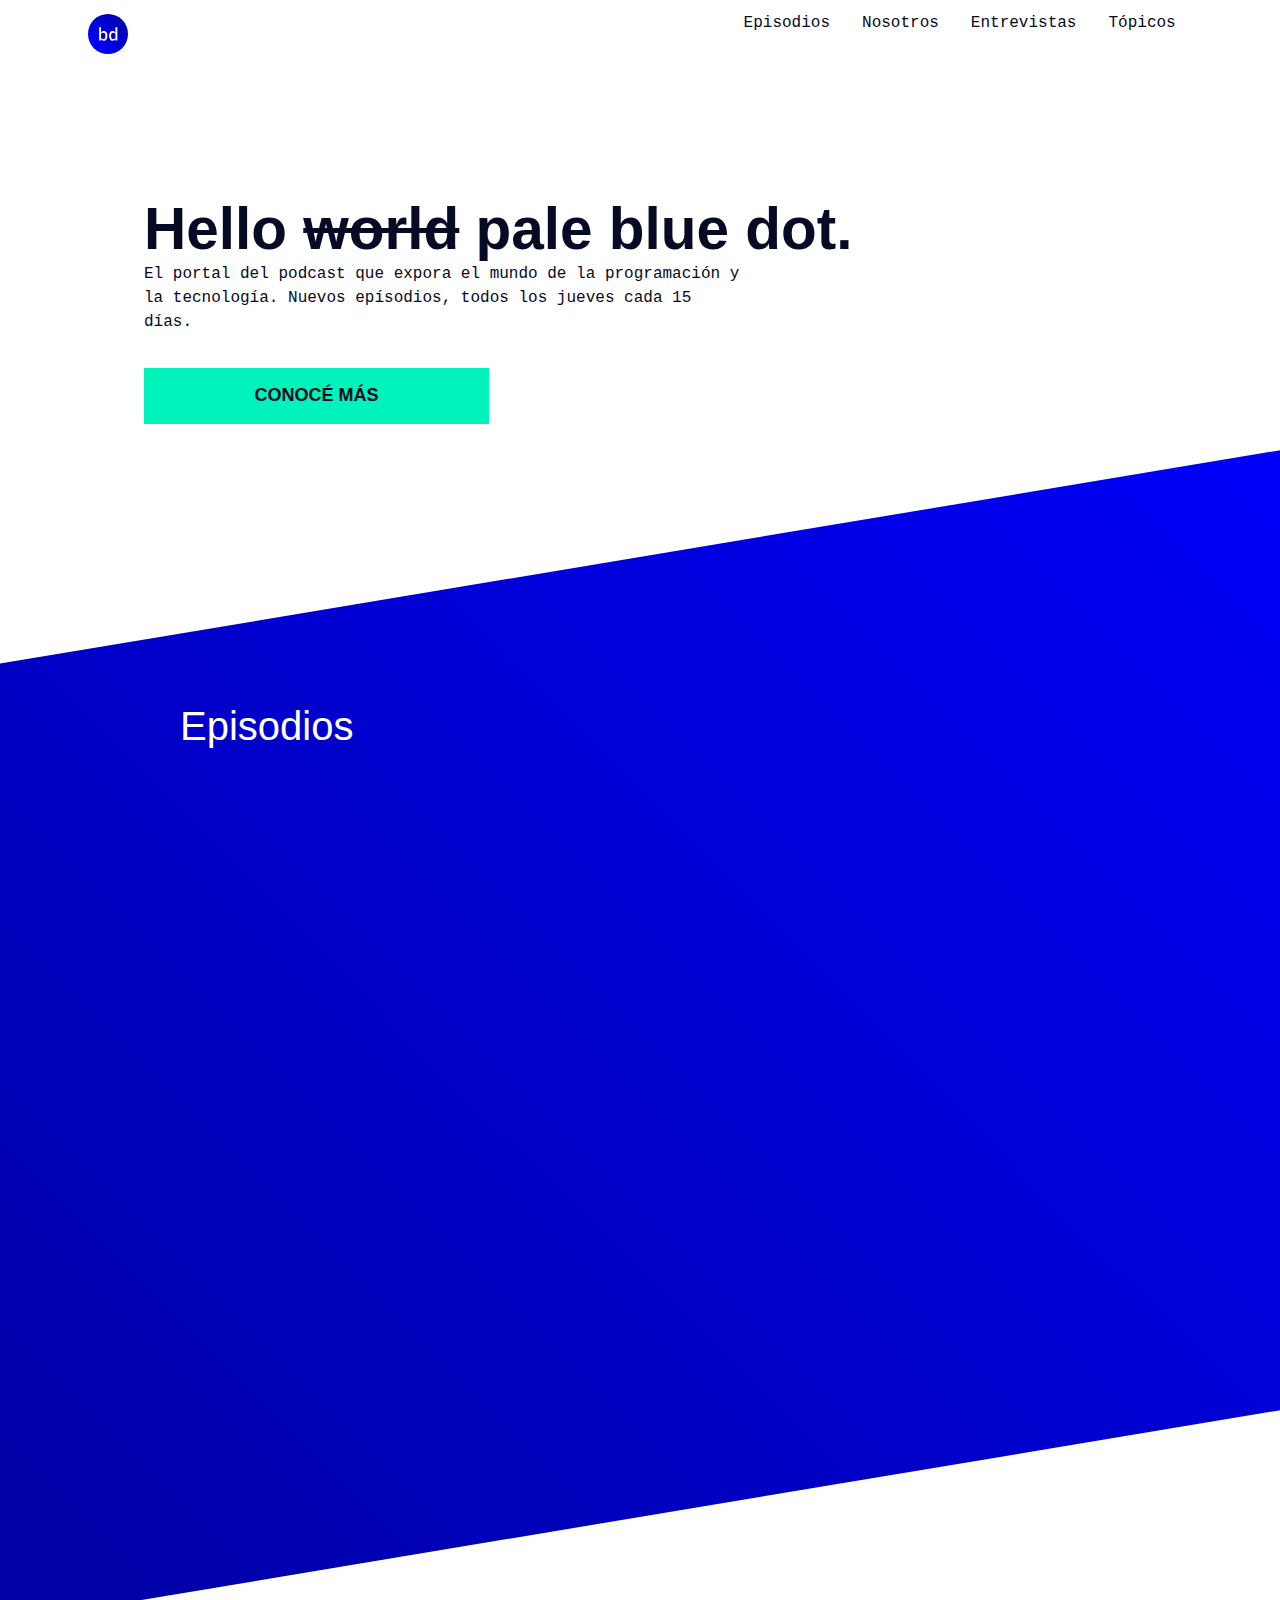
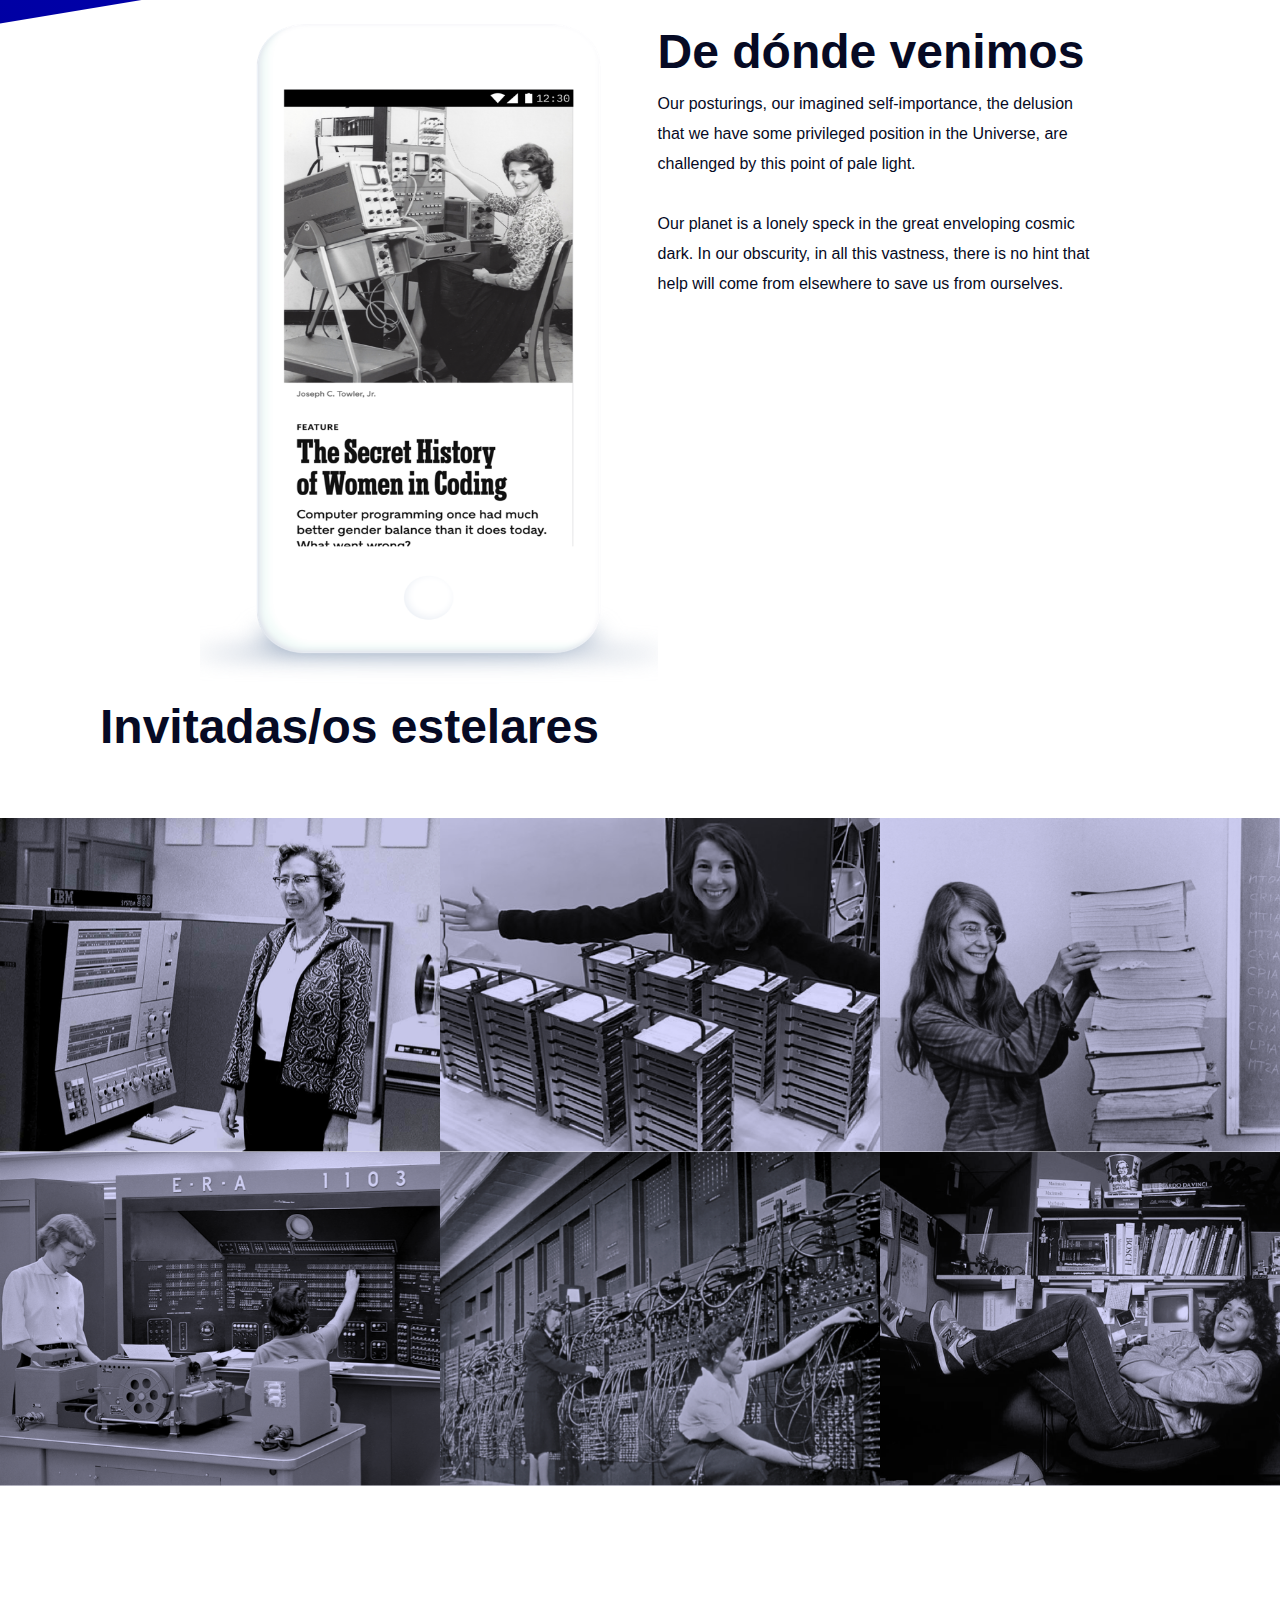
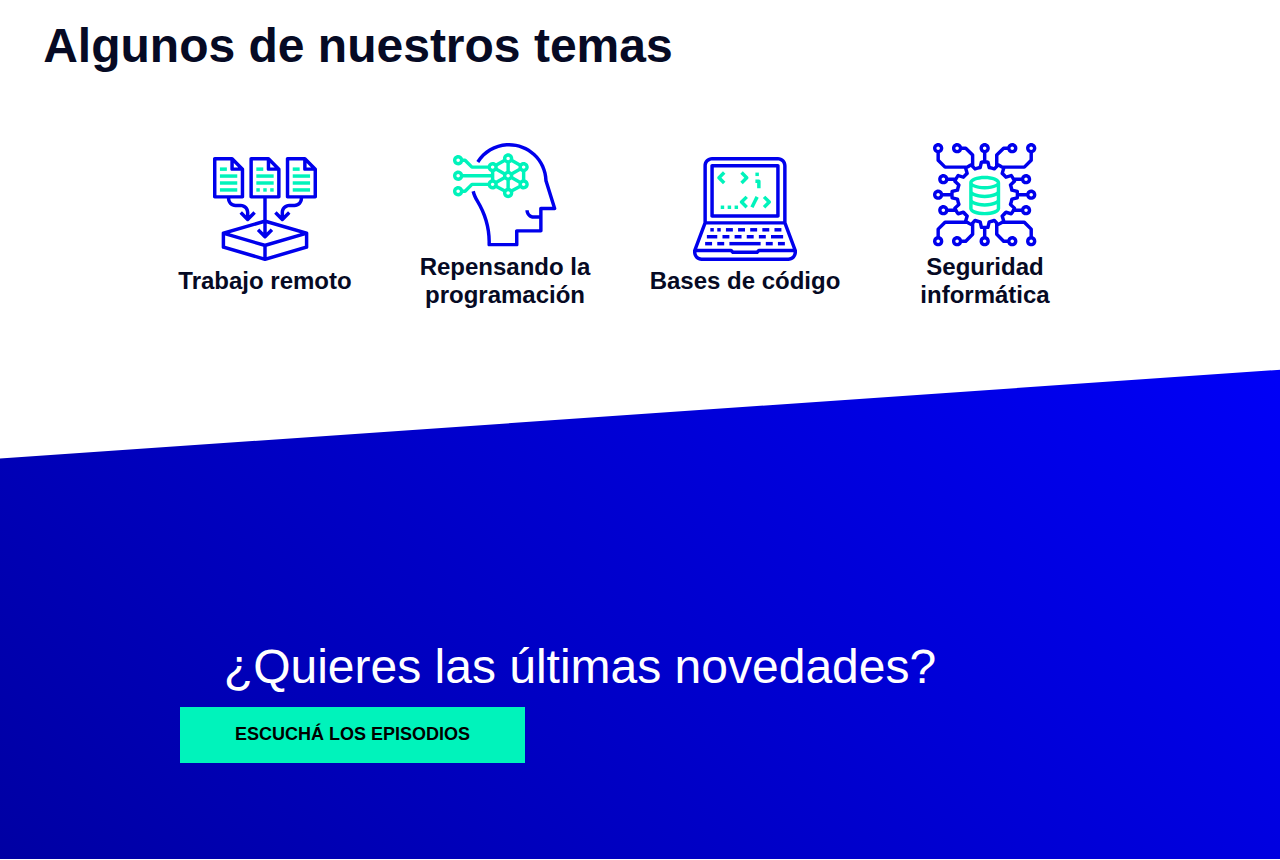
<file: index.html>
<!DOCTYPE html>
<html lang="en">

<head>
    <meta charset="UTF-8">
    <meta http-equiv="X-UA-Compatible" content="IE=edge">
    <meta name="viewport" content="width=device-width, initial-scale=1.0">
    <title>Podcast Channel</title>
    <link rel="stylesheet" href="styles/style.css">
    <link rel="stylesheet" href="styles/header.css">
    <link rel="stylesheet" href="styles/section-first.css">
    <link rel="stylesheet" href="styles/section-second.css">
    <link rel="stylesheet" href="styles/section-third.css">
    <link rel="stylesheet" href="styles/section-fourth.css">
    <link rel="stylesheet" href="styles/section-fifth.css">
    <link rel="stylesheet" href="styles/footer.css">
</head>

<body>
    <header class="main-container topnav">
        <a href="#">
            <img class="logo-svg" src="images/logo.svg" alt="logo-svg">
        </a>
        <div class="topnav-right">
            <a class="tipografia-mono" href="#">Episodios</a>
            <a class="tipografia-mono" href="#">Nosotros</a>
            <a class="tipografia-mono" href="#">Entrevistas</a>
            <a class="tipografia-mono" href="#">Tópicos</a>
        </div>
    </header>
    

    <section class="first-part title tipografia-sans">
        <h3 >Hello <span class="through">world</span> pale blue dot.</h3>
        <p class="tipografia-mono">El portal del podcast que expora el mundo de la programación y la tecnología. Nuevos epísodios, todos los jueves cada 15 días.</p>
        <button class="tipografia-mono-medium">CONOCÉ MÁS</button>
    </section>


    <section class="second-part container blue mask">
        <div class="content-container">
            <h3 class="tipografia-sans title2">
                Episodios
            </h3>
            
        </div>
        <div class="spotify">
            <div class="link1">
                <iframe src="https://open.spotify.com/embed/track/4SSnFejRGlZikf02HLewEF" width="400" height="150" frameborder="0" allowtransparency="true" allow="encrypted-media"></iframe>
            </div>
            <div class="link2">
                <iframe src="https://open.spotify.com/embed/track/3dYD57lRAUcMHufyqn9GcI" width="400" height="150" frameborder="0" allowtransparency="true" allow="encrypted-media"></iframe>
            </div>
            <div class="link3">
                <iframe src="https://open.spotify.com/embed/track/2Foc5Q5nqNiosCNqttzHof" width="400" height="150" frameborder="0" allowtransparency="true" allow="encrypted-media"></iframe>
            </div>
            <div class="link4">
                <iframe src="https://open.spotify.com/embed/track/1Mys1gf9SkMBAVGGxpkJ7d" width="400" height="150" frameborder="0" allowtransparency="true" allow="encrypted-media"></iframe>
            </div>
        </div>
        
    </section>


    <section class="third-part">
        <img src="images/phone.png" alt="phone">
        <h4 class="title3 tipografia-sans">De dónde venimos</h4>
        <p class="paragraph2 tipografia-sans">
            Our posturings, our imagined self-importance, the delusion that we have some privileged position in the Universe, are challenged by this point of pale light.
            <br>
            <br>
            Our planet is a lonely speck in the great enveloping cosmic dark. In our obscurity, in all this vastness, there is no hint that help will come from elsewhere to save us from ourselves.</p>
        </section>
    <div class="fourth-part">
        <h4 class="tipografia-sans">Invitadas/os estelares</h4>
        <br>
        <img src="images/grace-hopper.png" alt="image1">
        <img src="images/Katie-Bouman.png" alt="image2">
        <img src="images/Margaret_Hamilton.png" alt="image3">
        <img src="images/An E.R.A.Univac 1103 computer in the 1950s.png" alt="image4">
        <img src="images/Computer operators with an Eniac — the world’s first programmable general-purpose computer.png" alt="image5">
        <img src="images/susan-kare.png" alt="image6">
    </div>


    <div class="titleFourth tipografia-sans">
        <h4>
            Algunos de nuestros temas
        </h4>
    </div>
    <section class="fifth-part tipografia-sans">
        <div class="items">
            <div class="icon1">
                <img src="images/icon1.svg" alt="icon1" width="104px">
                <h4>Trabajo remoto</h4>
            </div>
            <div class="icon2">
                <img src="images/icon2.svg" alt="icon2" width="104px">
                <h4>Repensando la programación</h4>
            </div>
            <div class="icon3">
                <img src="images/icon3.svg" alt="icon3" width="104px">
                <h4>Bases de código</h4>
            </div>
            <div class="icon4">
                <img src="images/icon4.svg" alt="icon4" width="104px">
                <h4>Seguridad informática</h4>
            </div>
        </div>
    </section>



    <footer class="container2 blue mask2">
        <div class="sixth-part tipografia-sans">
          <h4>
              ¿Quieres las últimas novedades?
          </h4>
          <button>
            ESCUCHÁ LOS EPISODIOS
          </button>
        </div>

    </footer>

    </div>
</body>

</html>
</file>
<file: styles/style.css>
* {
    margin: 0;
    padding: 0;
    box-sizing: border-box;
}

@import url('https://fonts.googleapis.com/css2?family=IBM+Plex+Sans&display=swap');

@import url('https://fonts.googleapis.com/css2?family=IBM+Plex+Mono&display=swap');

@import url('https://fonts.googleapis.com/css2?family=IBM+Plex+Sans:wght@600&display=swap');

@import url('https://fonts.googleapis.com/css2?family=IBM+Plex+Mono:wght@500&display=swap');

body {
    font-size: 50px;
    font-family: 'IBM Plex Sans', sans-serif;
    font-family: 'IBM Plex Mono', monospace;
    font-family: 'IBM Plex Sans', sans-serif;
    font-family: 'IBM Plex Mono', monospace;
}


@media only screen and (max-width: 1440px){
    html, body {
        width: 1440px;
    }
}

body {
    overflow-x: hidden;
    height: 100%;

}
.tipografia-sans {
    color: #060A24;
    font-family: 'IBM Plex Sans', sans-serif;
}

.tipografia-mono {
    font-size: 1rem;
    color: #060A24;
    font-family: 'IBM Plex Mono', monospace;
}

.tipografia-semibold {
    font-size: 1.5rem ;
    color: #060A24;
    font-family: 'IBM Plex Sans', sans-serif;
}

.tipografia-mono-medium {
    font-family: 'IBM Plex Sans', sans-serif;
    color: #060A24;
    font-size: 1.125rem;
    
}
</file>
<file: styles/header.css>
header {
    width: 1440px;
    height: 80px;
    
}


.main-container a img {
    width: 40px;
    height: 40px;
    position: absolute;
    left: 6.9%;

}


.topnav {
    background-color: #FFFFFF;
    overflow: hidden;
}


.topnav a {
  float: left;
  text-align: center;
  padding: 14px 16px;
  text-decoration: none;
}


.topnav-right a:hover {
  background-color: #ddd;
  height: 100%;
}


.topnav-right {
  float: right;
  position: absolute;
  right: 6.9%;

}
</file>
<file: styles/section-first.css>
.title {
    text-align: left;
    margin-top: 8%;
    margin-left: 10%;
    margin-right: 32%;
}

.through {
    text-decoration-line: line-through;
}

.title p {
    width: 600px;
    line-height: 24px;
    margin-right: 20%;
    text-align: left;
}

button {
    width: 226px;
    height: 56px;
    opacity: 100%;
    background-color: #00F3BB;
    border: none;
    margin-top: 4%;
    font-weight: bold;
    cursor: pointer;
}
</file>
<file: styles/section-second.css>
.container {
    width: 1440px;
    height: 1200px;
    position: relative;
}
.blue {
    background-image: linear-gradient(225deg, #0000FF 0%, #0000A3 100%);
}
.mask {
    clip-path: polygon(100% 0%, 100% 80%, 0% 1200px, 0% 20% );
}

.title2 {
    font-size: 40px;
    color: #FFFFFF;
    font-weight: lighter;
}

.content-container {
    height: 62px;
    width: 209px;
    padding: 180px;
    margin-top: 7%;
    position: absolute;
    
  }

.link1,
.link2 {
    padding-top: 400px;
}


.spotify {
   width: 1440px;
   position: absolute;
   display: flex;
   flex-wrap: wrap;
   margin-left: 200px;
}

.link1,
.link2,
.link3,
.link4 {
    margin: 50px;
}
</file>
<file: styles/section-third.css>
.third-part {

    margin-left: 200px;
    margin-bottom: 400px;
     
}

.title3 {
    font-size: 48px;
    margin-left: 100px;
    margin-bottom: 10px;
}

.paragraph2 {
    font-size: 16px;
    width: 800px;
    line-height: 30px;
    top: 1512px;
    opacity: 100%;
    margin-left: 100px;
    
}

.third-part img {
    width: 457.6px;
    height: 660px;
    float: left;
    
}
</file>
<file: styles/section-fourth.css>
.fourth-part {
    width: 1440px;
}

.fourth-part h4 {
    height: 62px;
    width: 600px;   
    font-size: 48px;
    margin-left: 100px;

}


.fourth-part img {
    width: 440px;
    height: 334px;
    -webkit-flex-wrap: wrap;
    flex-wrap: wrap;
    float: left;
}
</file>
<file: styles/section-fifth.css>
.fifth-part {
    width: 1440px;
}
.titleFourth {
    font-size: 48px;
    width: 60%;
    padding-left: 3%;
    padding-top: 800px;
}


.items {
    display: flex;
    justify-content: center;
    align-items: center;
    align-content: center;
    width: 1250px;
    font-size: 24px;
    margin-top: 50px;
    margin-bottom: 30px;
  }


  .items h4 {
      width: 200px;
  }


  .icon1,
  .icon2,
  .icon3,
  .icon4 {
    text-align: center;
    margin: 20px;
  }
</file>
<file: styles/footer.css>
.container2 {
    width: 1440px;
    height: 500px;
    position: absolute;
    justify-content: center;
}

.mask2 {
    clip-path: polygon(100% 0%, 100% 100%, 0% 1200px, 0% 20% );
}


.sixth-part {
    height: 62px;
    width: 209px;
    padding: 180px;
    margin-top: 7%;
    position: absolute;
    text-align: center;   
    
}


.sixth-part h4 {
    font-size: 48px;
    color: #FFFFFF;
    font-weight: normal;
    width: 800px;
}


button {
    font-size: 18px;
    width: 345px;
    height: 56px;
    cursor: pointer;
    border: none;
}
</file>
